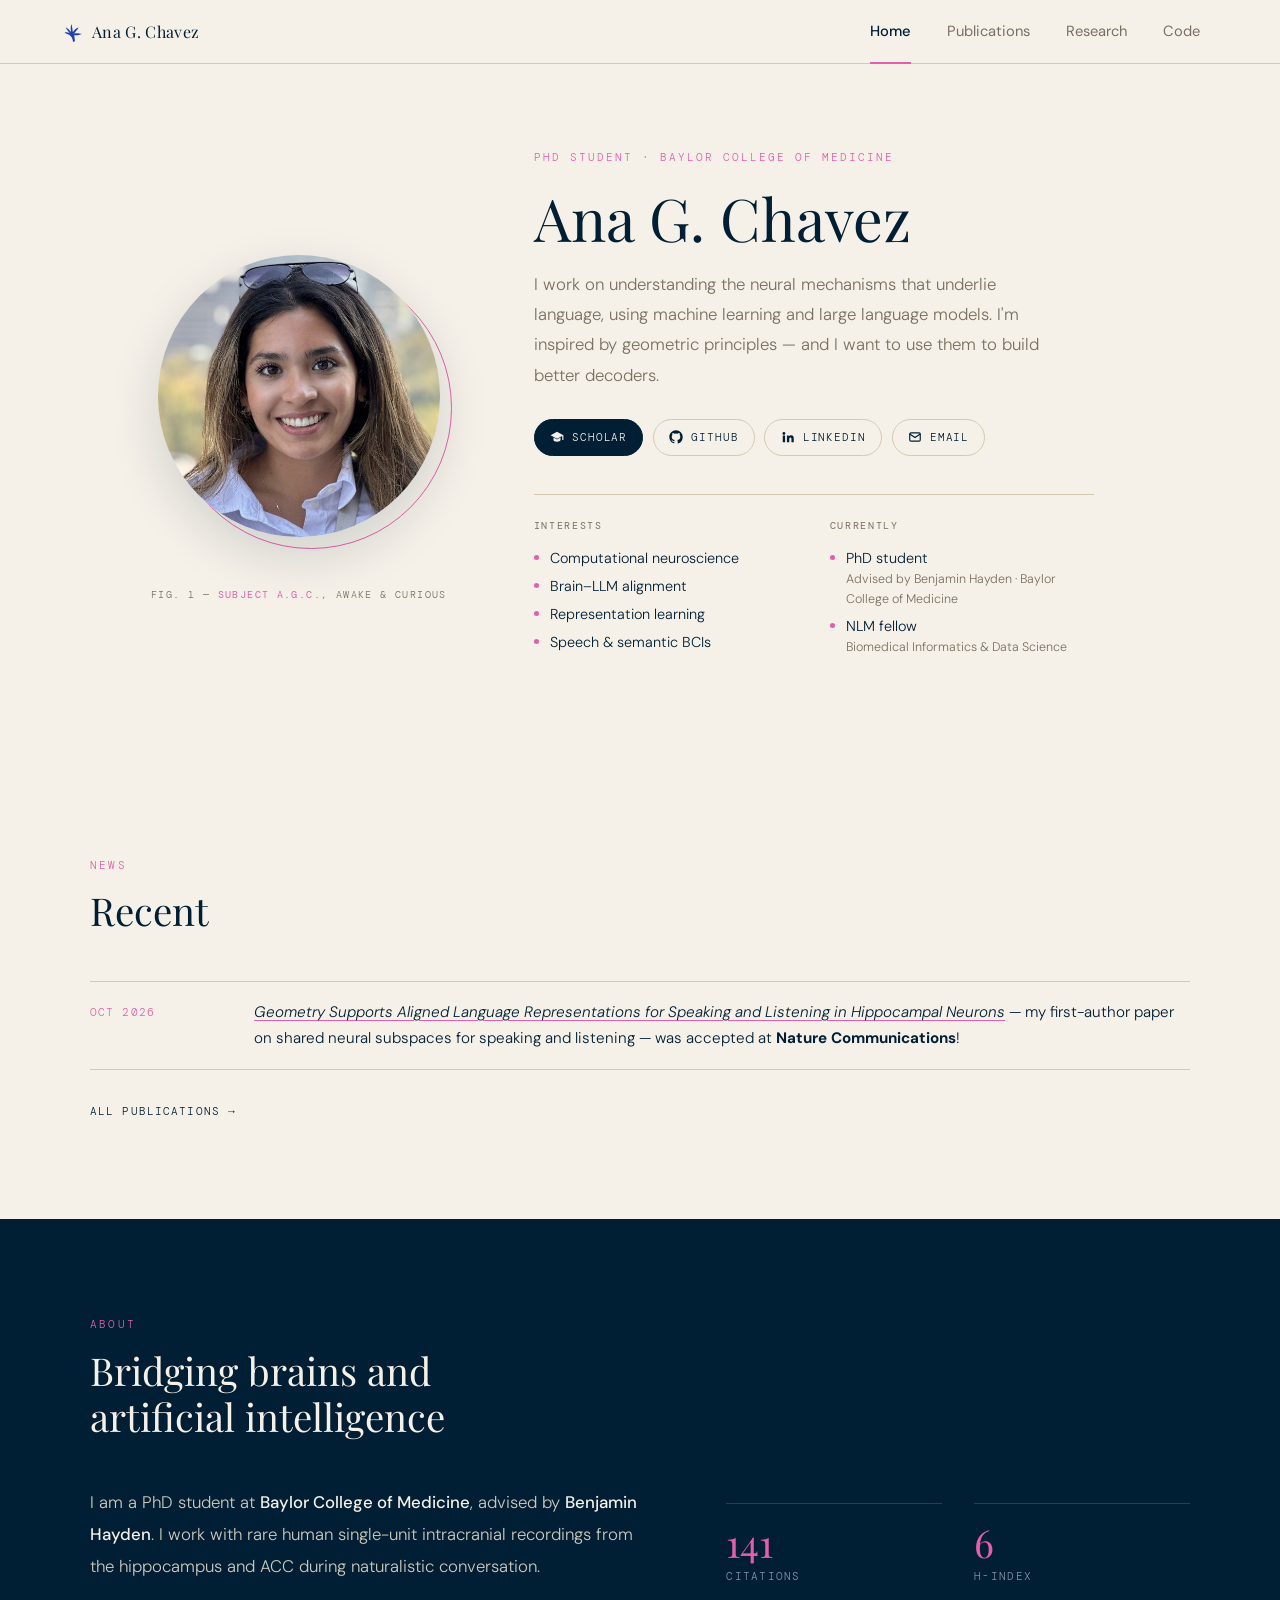
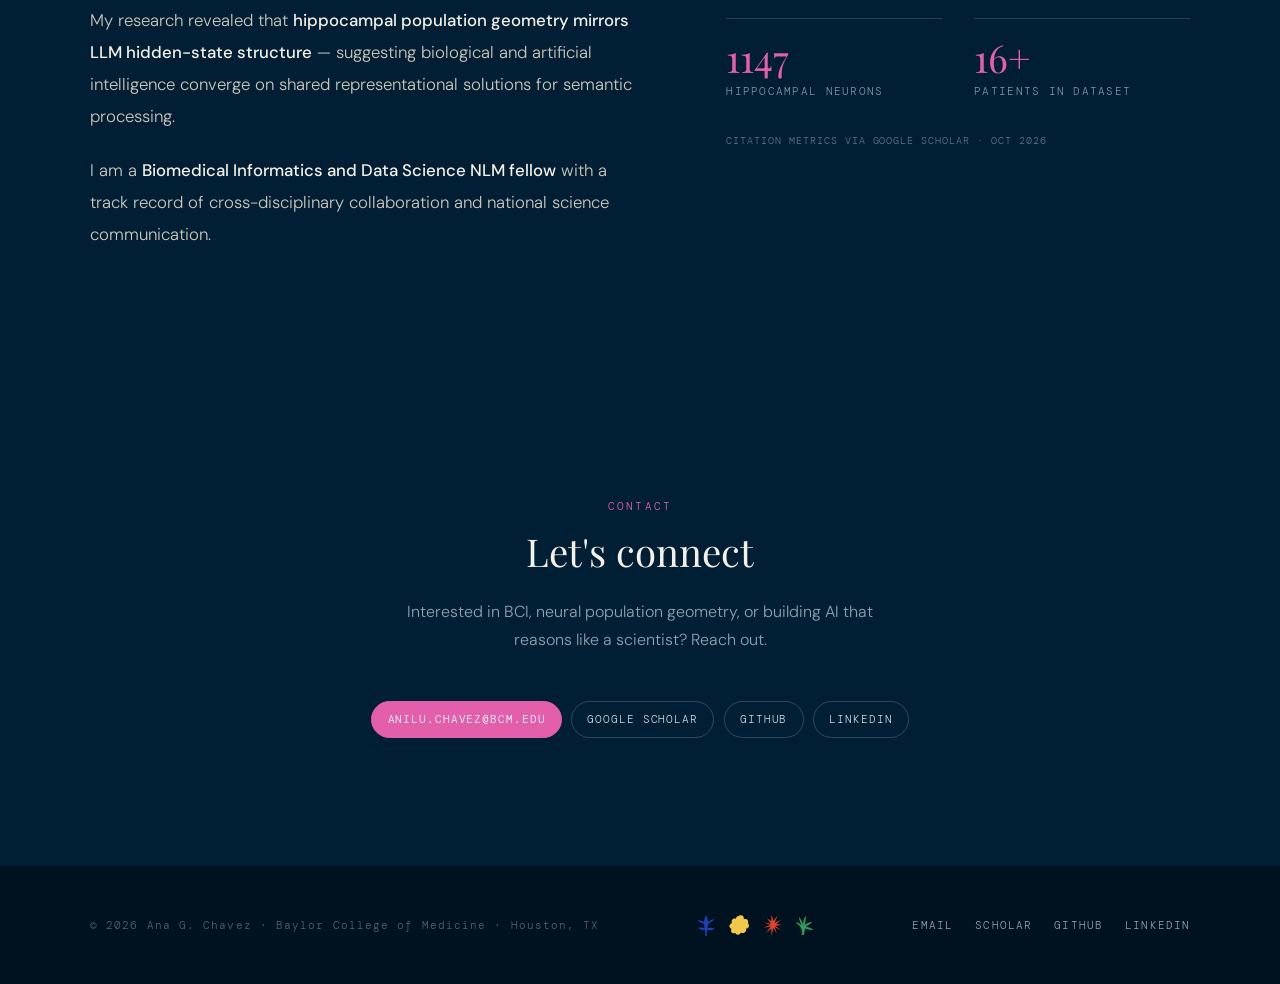
<file: index.html>
<!DOCTYPE html>
<html lang="en">
<head>
<meta charset="UTF-8">
<meta name="viewport" content="width=device-width, initial-scale=1.0">
<title>Ana G. Chavez — Computational Neuroscientist</title>
<meta name="description" content="Ana G. Chavez, PhD student at Baylor College of Medicine studying the neural mechanisms of language.">
<link rel="preconnect" href="https://fonts.googleapis.com">
<link href="https://fonts.googleapis.com/css2?family=Playfair+Display:ital,wght@0,400;0,700;1,400&family=DM+Mono:wght@300;400;500&family=DM+Sans:wght@300;400;500&display=swap" rel="stylesheet">
<link rel="stylesheet" href="style.css">
</head>
<body>
<svg width="0" height="0" style="position:absolute" aria-hidden="true">
  <defs>
    <symbol id="frond" viewBox="0 0 100 100"><path d="M47 100C46 88 46 80 45 72C36 74 22 72 12 62C24 60 36 62 44 64C42 56 40 48 38 42C28 42 18 36 12 26C24 28 34 32 40 36C42 26 44 16 50 4C56 16 58 26 60 36C66 32 76 26 88 22C82 34 70 40 61 44C60 52 58 58 56 64C66 62 78 60 90 66C80 74 66 76 55 72C54 80 54 90 53 100Z"/></symbol>
    <symbol id="bloom" viewBox="0 0 100 100"><path d="M50 8C62 2 74 10 72 24C84 18 96 28 90 42C100 50 96 66 82 66C86 80 72 92 58 84C54 96 38 98 34 86C20 92 8 80 16 68C2 62 4 44 18 42C12 28 24 16 36 22C36 14 42 10 50 8Z"/></symbol>
    <symbol id="algae" viewBox="0 0 100 100"><path d="M30 96C34 80 30 66 22 56C16 48 8 46 4 38C14 38 22 44 28 50C26 38 18 28 18 14C26 22 32 34 36 46C38 34 40 20 50 8C50 24 46 38 44 50C52 42 64 36 78 36C70 46 58 50 48 58C58 58 72 62 84 72C70 74 56 70 46 66C44 76 42 88 40 96Z"/></symbol>
    <symbol id="star" viewBox="0 0 100 100"><polygon points="92.4,50.0 60.6,53.1 87.0,73.8 57.6,58.7 66.9,87.0 52.0,63.9 43.0,98.7 42.5,66.4 18.8,86.0 39.7,56.6 6.5,62.8 37.2,50.0 10.0,38.2 40.7,44.0 22.4,18.1 42.0,32.5 43.1,2.2 52.6,32.1 69.9,6.3 57.8,41.0 86.3,26.7 65.6,45.4"/></symbol>
    <symbol id="sqr" viewBox="0 0 100 100"><path fill-rule="evenodd" d="M10 12L90 6L94 88L8 92ZM50 30C62 30 70 40 68 52C66 64 56 70 46 68C36 66 30 56 32 46C34 36 40 30 50 30Z"/></symbol>
    <symbol id="neuron" viewBox="0 0 100 100"><g stroke="currentColor" stroke-linecap="round" stroke-linejoin="round" fill="none"><path stroke-width="7" d="M50 50L26 26M50 50L76 28M50 50L22 70M50 50L54 92"/><path stroke-width="4.5" d="M26 26L12 26M26 26L22 10M76 28L90 34M76 28L80 12M22 70L8 64M22 70L18 86M54 92L44 98M54 92L64 98"/></g><path d="M50 36C60 36 66 44 64 52C62 62 54 66 46 64C38 62 34 54 36 46C38 40 44 36 50 36Z"/></symbol>
    <symbol id="brain" viewBox="0 0 100 100"><path d="M14 54C8 40 18 24 34 22C42 14 58 14 66 20C80 18 94 30 92 46C96 56 88 66 78 66C72 72 60 72 54 68C46 74 30 74 24 68C16 66 12 60 14 54Z"/><path d="M64 70C70 63 87 64 89 72C89 80 74 83 65 77Z"/><path d="M55 66C58 75 58 83 60 92L69 92C67 83 67 74 69 66Z"/><g stroke="#f5f0e8" stroke-width="2.6" stroke-linecap="round" fill="none"><path d="M22 40C28 34 34 42 40 36C46 30 52 38 58 32"/><path d="M20 55C28 51 32 59 40 53C46 49 50 57 58 51C64 47 70 53 80 47"/><path d="M68 28C72 34 78 32 85 38"/><path d="M52 20C49 30 56 36 51 46"/><path d="M70 72H84M72 77H82"/></g></symbol>
    <symbol id="spiketrace" viewBox="0 0 100 100"><path d="M2 66L26 66L32 62L40 8L48 94L54 72L70 66L98 66" stroke="currentColor" stroke-width="8" stroke-linecap="round" stroke-linejoin="round" fill="none"/></symbol>
    <symbol id="dna" viewBox="0 0 100 100"><g stroke="currentColor" stroke-linecap="round" fill="none"><path stroke-width="6" d="M30 4C70 20 70 34 30 50C-10 66 70 82 30 96" transform="translate(10 0)"/><path stroke-width="6" d="M70 4C30 20 30 34 70 50C110 66 30 82 70 96" transform="translate(-10 0)"/><path stroke-width="4" d="M34 12H66M44 27H56M34 42H66M34 58H66M44 73H56M34 88H66"/></g></symbol>
    <symbol id="nn" viewBox="0 0 100 100"><path d="M14 24L50 14M14 24L50 38M14 24L50 62M14 24L50 86M14 50L50 14M14 50L50 38M14 50L50 62M14 50L50 86M14 76L50 14M14 76L50 38M14 76L50 62M14 76L50 86M50 14L86 34M50 14L86 66M50 38L86 34M50 38L86 66M50 62L86 34M50 62L86 66M50 86L86 34M50 86L86 66" stroke="currentColor" stroke-width="2.6" stroke-linecap="round" fill="none"/><circle cx="14" cy="24" r="6.5"/><circle cx="14" cy="50" r="6.5"/><circle cx="14" cy="76" r="6.5"/><circle cx="50" cy="14" r="6.5"/><circle cx="50" cy="38" r="6.5"/><circle cx="50" cy="62" r="6.5"/><circle cx="50" cy="86" r="6.5"/><circle cx="86" cy="34" r="6.5"/><circle cx="86" cy="66" r="6.5"/></symbol>
    <symbol id="dot" viewBox="0 0 100 100"><path d="M50 6C76 4 96 26 94 52C92 78 72 96 48 94C24 92 4 74 6 48C8 24 26 8 50 6Z"/></symbol>
  </defs>
</svg>
<nav class="top">
  <a href="index.html" class="nav-name"><svg aria-hidden="true"><use href="#algae"/></svg>Ana G. Chavez</a>
  <ul class="nav-links">
    <li><a href="index.html" class="active" aria-current="page">Home</a></li>
    <li><a href="publications.html">Publications</a></li>
    <li><a href="research.html">Research</a></li>
    <li><a href="code.html">Code</a></li>
  </ul>
</nav>

<header class="hero" id="home">
  <div class="hero-visual">
    <figure class="portrait">
      <div class="portrait-frame"></div>
      <div class="portrait-img">
        <img class="hero-photo" src="images/ana.jpg" alt="Ana G. Chavez">
      </div>
      <figcaption class="portrait-caption">Fig. 1 &mdash; <b>subject A.G.C.</b>, awake &amp; curious</figcaption>
    </figure>
  </div>
  <div class="hero-text">
    <p class="hero-label">PhD Student · Baylor College of Medicine</p>
    <h1 class="hero-name">Ana G. Chavez</h1>
    <p class="hero-tagline">I work on understanding the neural mechanisms that underlie language, using machine learning and large language models. I'm inspired by geometric principles &mdash; and I want to use them to build better decoders.</p>
    <div class="pills">
      <a class="pill primary" href="https://scholar.google.com/citations?user=yR1IOY4AAAAJ&hl=en" target="_blank" rel="noopener">
        <svg viewBox="0 0 24 24" fill="currentColor"><path d="M12 3 1 9l11 6 9-4.9V17h2V9L12 3zm-6 9.8V17c0 1.7 2.7 3 6 3s6-1.3 6-3v-4.2l-6 3.3-6-3.3z"/></svg>Scholar</a>
      <a class="pill" href="https://github.com/aniluchavez" target="_blank" rel="noopener">
        <svg viewBox="0 0 24 24" fill="currentColor"><path d="M12 .5C5.65.5.5 5.65.5 12c0 5.08 3.29 9.39 7.86 10.91.58.1.79-.25.79-.56v-2c-3.2.7-3.87-1.36-3.87-1.36-.52-1.33-1.28-1.69-1.28-1.69-1.05-.72.08-.7.08-.7 1.16.08 1.77 1.19 1.77 1.19 1.03 1.77 2.7 1.26 3.36.96.1-.75.4-1.26.73-1.55-2.55-.29-5.24-1.28-5.24-5.69 0-1.26.45-2.28 1.19-3.09-.12-.29-.52-1.46.11-3.05 0 0 .97-.31 3.17 1.18a11 11 0 0 1 5.77 0c2.2-1.49 3.17-1.18 3.17-1.18.63 1.59.23 2.76.11 3.05.74.81 1.19 1.83 1.19 3.09 0 4.42-2.69 5.39-5.25 5.68.41.36.78 1.06.78 2.14v3.17c0 .31.21.67.8.56A11.5 11.5 0 0 0 23.5 12C23.5 5.65 18.35.5 12 .5z"/></svg>GitHub</a>
      <a class="pill" href="https://www.linkedin.com/in/ana-chavez-295419186/" target="_blank" rel="noopener">
        <svg viewBox="0 0 24 24" fill="currentColor"><path d="M4.98 3.5a2.5 2.5 0 1 1 0 5 2.5 2.5 0 0 1 0-5zM3 9.5h4V21H3V9.5zm6.5 0h3.8v1.6h.06c.53-1 1.83-2.06 3.77-2.06 4.03 0 4.77 2.65 4.77 6.1V21h-4v-5.2c0-1.24-.02-2.84-1.73-2.84-1.73 0-2 1.35-2 2.75V21h-4V9.5z"/></svg>LinkedIn</a>
      <a class="pill" href="mailto:anilu.chavez@bcm.edu">
        <svg viewBox="0 0 24 24" fill="none" stroke="currentColor" stroke-width="2"><rect x="3" y="5" width="18" height="14" rx="2"/><path d="m3 7 9 6 9-6"/></svg>Email</a>
    </div>
    <div class="hero-cols">
      <div>
        <h4>Interests</h4>
        <ul>
          <li>Computational neuroscience</li>
          <li>Brain–LLM alignment</li>
          <li>Representation learning</li>
          <li>Speech &amp; semantic BCIs</li>
        </ul>
      </div>
      <div>
        <h4>Currently</h4>
        <ul>
          <li>PhD student<small>Advised by Benjamin Hayden · Baylor College of Medicine</small></li>
          <li>NLM fellow<small>Biomedical Informatics &amp; Data Science</small></li>
        </ul>
      </div>
    </div>
  </div>
</header>

<section class="news" id="news">
  <div class="wrap">
    <p class="section-label">News</p>
    <h2 class="section-title">Recent</h2>
    <ul class="news-list reveal">
      <li><span class="news-date">Oct 2026</span><span><a href="publications.html"><em>Geometry Supports Aligned Language Representations for Speaking and Listening in Hippocampal Neurons</em></a> &mdash; my first-author paper on shared neural subspaces for speaking and listening &mdash; was accepted at <strong>Nature Communications</strong>!</span></li>
    </ul>
    <a class="more" href="publications.html">All publications</a>
  </div>
</section>

<section class="about" id="about">
  <div class="wrap">
    <p class="section-label">About</p>
    <h2 class="section-title">Bridging brains and<br>artificial intelligence</h2>
    <div class="about-grid reveal">
      <div class="about-text">
        <p>I am a PhD student at <strong>Baylor College of Medicine</strong>, advised by <strong>Benjamin Hayden</strong>. I work with rare human single-unit intracranial recordings from the hippocampus and ACC during naturalistic conversation.</p>
        <p>My research revealed that <strong>hippocampal population geometry mirrors LLM hidden-state structure</strong> — suggesting biological and artificial intelligence converge on shared representational solutions for semantic processing.</p>
        <p>I am a <strong>Biomedical Informatics and Data Science NLM fellow</strong> with a track record of cross-disciplinary collaboration and national science communication.</p>
      </div>
      <div class="about-stats">
        <div class="stat"><div class="stat-number" data-count="178">178</div><div class="stat-label">Citations</div></div>
        <div class="stat"><div class="stat-number" data-count="8">8</div><div class="stat-label">h-index</div></div>
        <div class="stat"><div class="stat-number" data-count="1450">1450</div><div class="stat-label">Hippocampal neurons</div></div>
        <div class="stat"><div class="stat-number" data-count="20" data-suffix="+">20+</div><div class="stat-label">Patients in dataset</div></div>
        <p class="stat-note">Citation metrics via Google Scholar · Oct 2026</p>
      </div>
    </div>
  </div>
</section>

<section class="contact" id="contact">
  <p class="section-label">Contact</p>
  <h2 class="section-title">Let's connect</h2>
  <p class="contact-subtitle">Interested in BCI, neural population geometry, or building AI that reasons like a scientist? Reach out.</p>
  <div class="pills">
    <a href="mailto:anilu.chavez@bcm.edu" class="pill primary">anilu.chavez@bcm.edu</a>
    <a href="https://scholar.google.com/citations?user=yR1IOY4AAAAJ&hl=en" class="pill" target="_blank" rel="noopener">Google Scholar</a>
    <a href="https://github.com/aniluchavez" class="pill" target="_blank" rel="noopener">GitHub</a>
    <a href="https://www.linkedin.com/in/ana-chavez-295419186/" class="pill" target="_blank" rel="noopener">LinkedIn</a>
  </div>
</section>

<footer class="site-footer">
  <div class="wrap">
    <span>&copy; 2026 Ana G. Chavez &middot; Baylor College of Medicine &middot; Houston, TX</span>
    <span class="foot-cutouts" aria-hidden="true"><svg class="c-blue"><use href="#frond"/></svg><svg class="c-yellow"><use href="#bloom"/></svg><svg class="c-red"><use href="#star"/></svg><svg class="c-green"><use href="#algae"/></svg></span>
    <nav class="links" aria-label="Elsewhere">
      <a href="mailto:anilu.chavez@bcm.edu">Email</a>
      <a href="https://scholar.google.com/citations?user=yR1IOY4AAAAJ&hl=en" target="_blank" rel="noopener">Scholar</a>
      <a href="https://github.com/aniluchavez" target="_blank" rel="noopener">GitHub</a>
      <a href="https://www.linkedin.com/in/ana-chavez-295419186/" target="_blank" rel="noopener">LinkedIn</a>
    </nav>
  </div>
</footer>
<script src="site.js"></script>
</body>
</html>
</file>
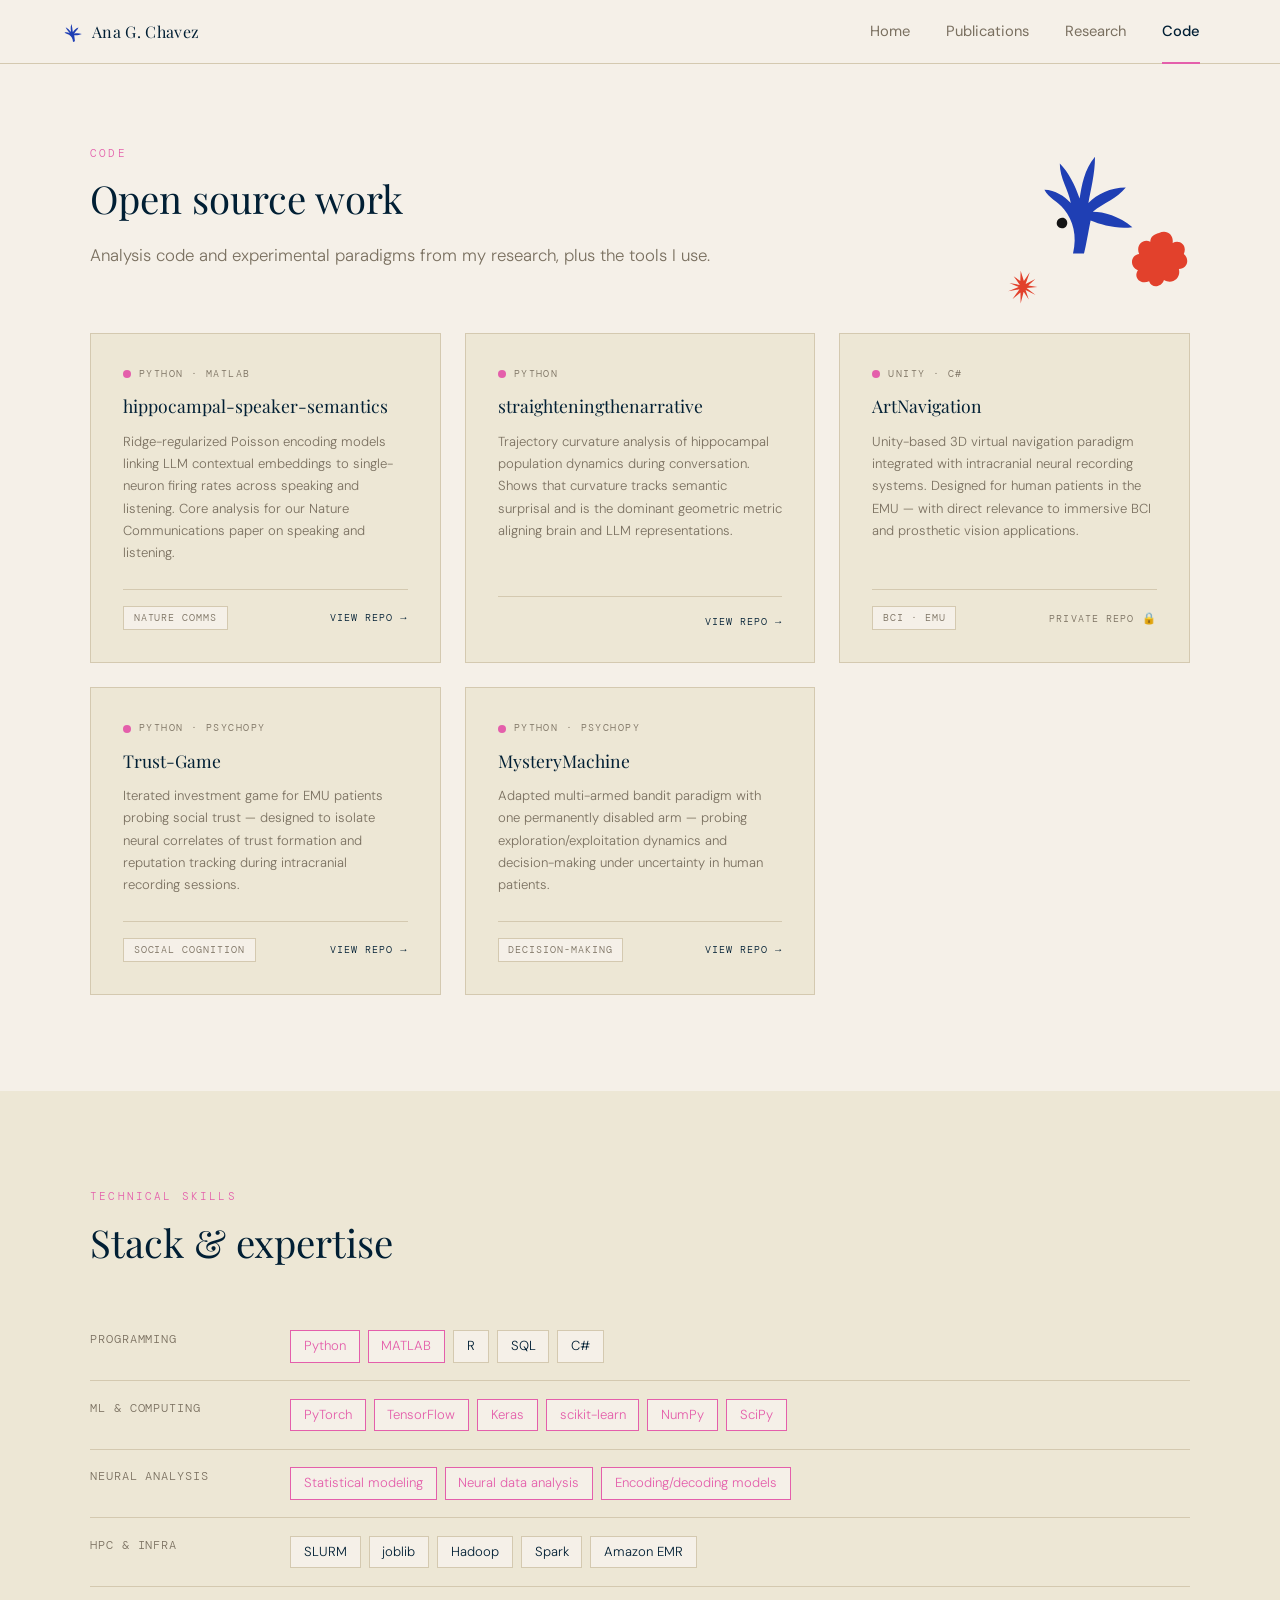
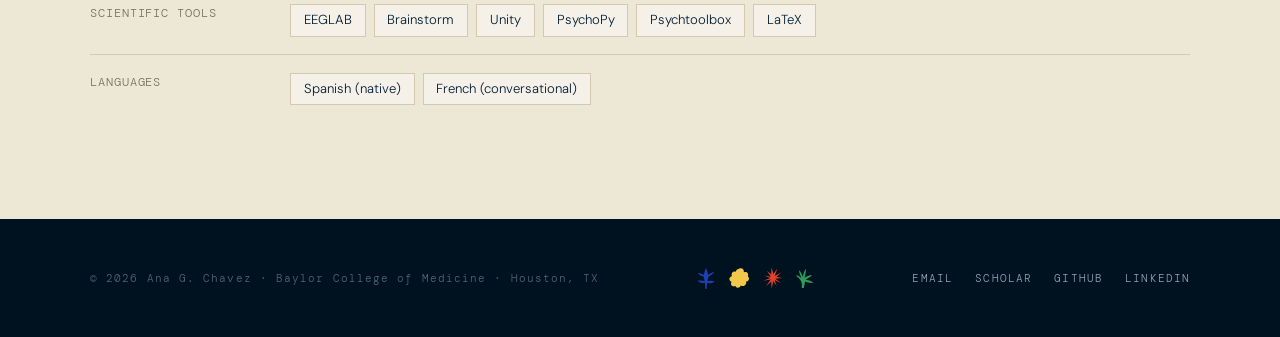
<file: code.html>
<!DOCTYPE html>
<html lang="en">
<head>
<meta charset="UTF-8">
<meta name="viewport" content="width=device-width, initial-scale=1.0">
<title>Code — Ana G. Chavez</title>
<meta name="description" content="Code and technical skills of Ana G. Chavez.">
<link rel="preconnect" href="https://fonts.googleapis.com">
<link href="https://fonts.googleapis.com/css2?family=Playfair+Display:ital,wght@0,400;0,700;1,400&family=DM+Mono:wght@300;400;500&family=DM+Sans:wght@300;400;500&display=swap" rel="stylesheet">
<link rel="stylesheet" href="style.css">
</head>
<body>
<svg width="0" height="0" style="position:absolute" aria-hidden="true">
  <defs>
    <symbol id="frond" viewBox="0 0 100 100"><path d="M47 100C46 88 46 80 45 72C36 74 22 72 12 62C24 60 36 62 44 64C42 56 40 48 38 42C28 42 18 36 12 26C24 28 34 32 40 36C42 26 44 16 50 4C56 16 58 26 60 36C66 32 76 26 88 22C82 34 70 40 61 44C60 52 58 58 56 64C66 62 78 60 90 66C80 74 66 76 55 72C54 80 54 90 53 100Z"/></symbol>
    <symbol id="bloom" viewBox="0 0 100 100"><path d="M50 8C62 2 74 10 72 24C84 18 96 28 90 42C100 50 96 66 82 66C86 80 72 92 58 84C54 96 38 98 34 86C20 92 8 80 16 68C2 62 4 44 18 42C12 28 24 16 36 22C36 14 42 10 50 8Z"/></symbol>
    <symbol id="algae" viewBox="0 0 100 100"><path d="M30 96C34 80 30 66 22 56C16 48 8 46 4 38C14 38 22 44 28 50C26 38 18 28 18 14C26 22 32 34 36 46C38 34 40 20 50 8C50 24 46 38 44 50C52 42 64 36 78 36C70 46 58 50 48 58C58 58 72 62 84 72C70 74 56 70 46 66C44 76 42 88 40 96Z"/></symbol>
    <symbol id="star" viewBox="0 0 100 100"><polygon points="92.4,50.0 60.6,53.1 87.0,73.8 57.6,58.7 66.9,87.0 52.0,63.9 43.0,98.7 42.5,66.4 18.8,86.0 39.7,56.6 6.5,62.8 37.2,50.0 10.0,38.2 40.7,44.0 22.4,18.1 42.0,32.5 43.1,2.2 52.6,32.1 69.9,6.3 57.8,41.0 86.3,26.7 65.6,45.4"/></symbol>
    <symbol id="sqr" viewBox="0 0 100 100"><path fill-rule="evenodd" d="M10 12L90 6L94 88L8 92ZM50 30C62 30 70 40 68 52C66 64 56 70 46 68C36 66 30 56 32 46C34 36 40 30 50 30Z"/></symbol>
    <symbol id="dot" viewBox="0 0 100 100"><path d="M50 6C76 4 96 26 94 52C92 78 72 96 48 94C24 92 4 74 6 48C8 24 26 8 50 6Z"/></symbol>
  </defs>
</svg>
<nav class="top">
  <a href="index.html" class="nav-name"><svg aria-hidden="true"><use href="#algae"/></svg>Ana G. Chavez</a>
  <ul class="nav-links">
    <li><a href="index.html">Home</a></li>
    <li><a href="publications.html">Publications</a></li>
    <li><a href="research.html">Research</a></li>
    <li><a href="code.html" class="active" aria-current="page">Code</a></li>
  </ul>
</nav>

<header class="page-head">
  <div class="wrap">
    <div class="head-cutouts" aria-hidden="true"><svg class="co c-blue k1"><use href="#algae"/></svg><svg class="co c-red k2"><use href="#bloom"/></svg><svg class="co c-red k3"><use href="#star"/></svg><svg class="co c-black k4"><use href="#dot"/></svg></div>
    <p class="section-label">Code</p>
    <h1 class="section-title">Open source work</h1>
    <p class="lede">Analysis code and experimental paradigms from my research, plus the tools I use.</p>
  </div>
</header>

<section class="projects" id="projects">
  <div class="wrap">
    <div class="projects-grid">
      <div class="project-card reveal">
        <p class="project-lang">Python · MATLAB</p>
        <h3 class="project-name">hippocampal-speaker-semantics</h3>
        <p class="project-desc">Ridge-regularized Poisson encoding models linking LLM contextual embeddings to single-neuron firing rates across speaking and listening. Core analysis for our Nature Communications paper on speaking and listening.</p>
        <div class="project-footer"><span class="project-tag">Nature Comms</span><a href="https://github.com/aniluchavez/hippocampal-speaker-semantics" class="project-link" target="_blank" rel="noopener">View repo</a></div>
      </div>
      <div class="project-card reveal">
        <p class="project-lang">Python</p>
        <h3 class="project-name">straighteningthenarrative</h3>
        <p class="project-desc">Trajectory curvature analysis of hippocampal population dynamics during conversation. Shows that curvature tracks semantic surprisal and is the dominant geometric metric aligning brain and LLM representations.</p>
        <div class="project-footer"><a href="https://github.com/aniluchavez/straighteningthenarrative" class="project-link" style="margin-left:auto" target="_blank" rel="noopener">View repo</a></div>
      </div>
      <div class="project-card private reveal">
        <p class="project-lang">Unity · C#</p>
        <h3 class="project-name">ArtNavigation</h3>
        <p class="project-desc">Unity-based 3D virtual navigation paradigm integrated with intracranial neural recording systems. Designed for human patients in the EMU — with direct relevance to immersive BCI and prosthetic vision applications.</p>
        <div class="project-footer"><span class="project-tag">BCI · EMU</span><span class="project-link">Private repo</span></div>
      </div>
      <div class="project-card reveal">
        <p class="project-lang">Python · PsychoPy</p>
        <h3 class="project-name">Trust-Game</h3>
        <p class="project-desc">Iterated investment game for EMU patients probing social trust — designed to isolate neural correlates of trust formation and reputation tracking during intracranial recording sessions.</p>
        <div class="project-footer"><span class="project-tag">Social Cognition</span><a href="https://github.com/aniluchavez/Trust-Game" class="project-link" target="_blank" rel="noopener">View repo</a></div>
      </div>
      <div class="project-card reveal">
        <p class="project-lang">Python · PsychoPy</p>
        <h3 class="project-name">MysteryMachine</h3>
        <p class="project-desc">Adapted multi-armed bandit paradigm with one permanently disabled arm — probing exploration/exploitation dynamics and decision-making under uncertainty in human patients.</p>
        <div class="project-footer"><span class="project-tag">Decision-making</span><a href="https://github.com/aniluchavez/MysteryMachine" class="project-link" target="_blank" rel="noopener">View repo</a></div>
      </div>
    </div>
  </div>
</section>

<section class="skills" id="skills">
  <div class="wrap">
    <p class="section-label">Technical Skills</p>
    <h2 class="section-title">Stack &amp; expertise</h2>
    <table class="skills-table reveal">
      <tr><td>Programming</td><td><div class="skill-items"><span class="skill-item expert">Python</span><span class="skill-item expert">MATLAB</span><span class="skill-item">R</span><span class="skill-item">SQL</span><span class="skill-item">C#</span></div></td></tr>
      <tr><td>ML &amp; Computing</td><td><div class="skill-items"><span class="skill-item expert">PyTorch</span><span class="skill-item expert">TensorFlow</span><span class="skill-item expert">Keras</span><span class="skill-item expert">scikit-learn</span><span class="skill-item expert">NumPy</span><span class="skill-item expert">SciPy</span></div></td></tr>
      <tr><td>Neural Analysis</td><td><div class="skill-items"><span class="skill-item expert">Statistical modeling</span><span class="skill-item expert">Neural data analysis</span><span class="skill-item expert">Encoding/decoding models</span></div></td></tr>
      <tr><td>HPC &amp; Infra</td><td><div class="skill-items"><span class="skill-item">SLURM</span><span class="skill-item">joblib</span><span class="skill-item">Hadoop</span><span class="skill-item">Spark</span><span class="skill-item">Amazon EMR</span></div></td></tr>
      <tr><td>Scientific Tools</td><td><div class="skill-items"><span class="skill-item">EEGLAB</span><span class="skill-item">Brainstorm</span><span class="skill-item">Unity</span><span class="skill-item">PsychoPy</span><span class="skill-item">Psychtoolbox</span><span class="skill-item">LaTeX</span></div></td></tr>
      <tr><td>Languages</td><td><div class="skill-items"><span class="skill-item">Spanish (native)</span><span class="skill-item">French (conversational)</span></div></td></tr>
    </table>
  </div>
</section>

<footer class="site-footer">
  <div class="wrap">
    <span>&copy; 2026 Ana G. Chavez &middot; Baylor College of Medicine &middot; Houston, TX</span>
    <span class="foot-cutouts" aria-hidden="true"><svg class="c-blue"><use href="#frond"/></svg><svg class="c-yellow"><use href="#bloom"/></svg><svg class="c-red"><use href="#star"/></svg><svg class="c-green"><use href="#algae"/></svg></span>
    <nav class="links" aria-label="Elsewhere">
      <a href="mailto:anilu.chavez@bcm.edu">Email</a>
      <a href="https://scholar.google.com/citations?user=yR1IOY4AAAAJ&hl=en" target="_blank" rel="noopener">Scholar</a>
      <a href="https://github.com/aniluchavez" target="_blank" rel="noopener">GitHub</a>
      <a href="https://www.linkedin.com/in/ana-chavez-295419186/" target="_blank" rel="noopener">LinkedIn</a>
    </nav>
  </div>
</footer>
<script src="site.js"></script>
</body>
</html>
</file>
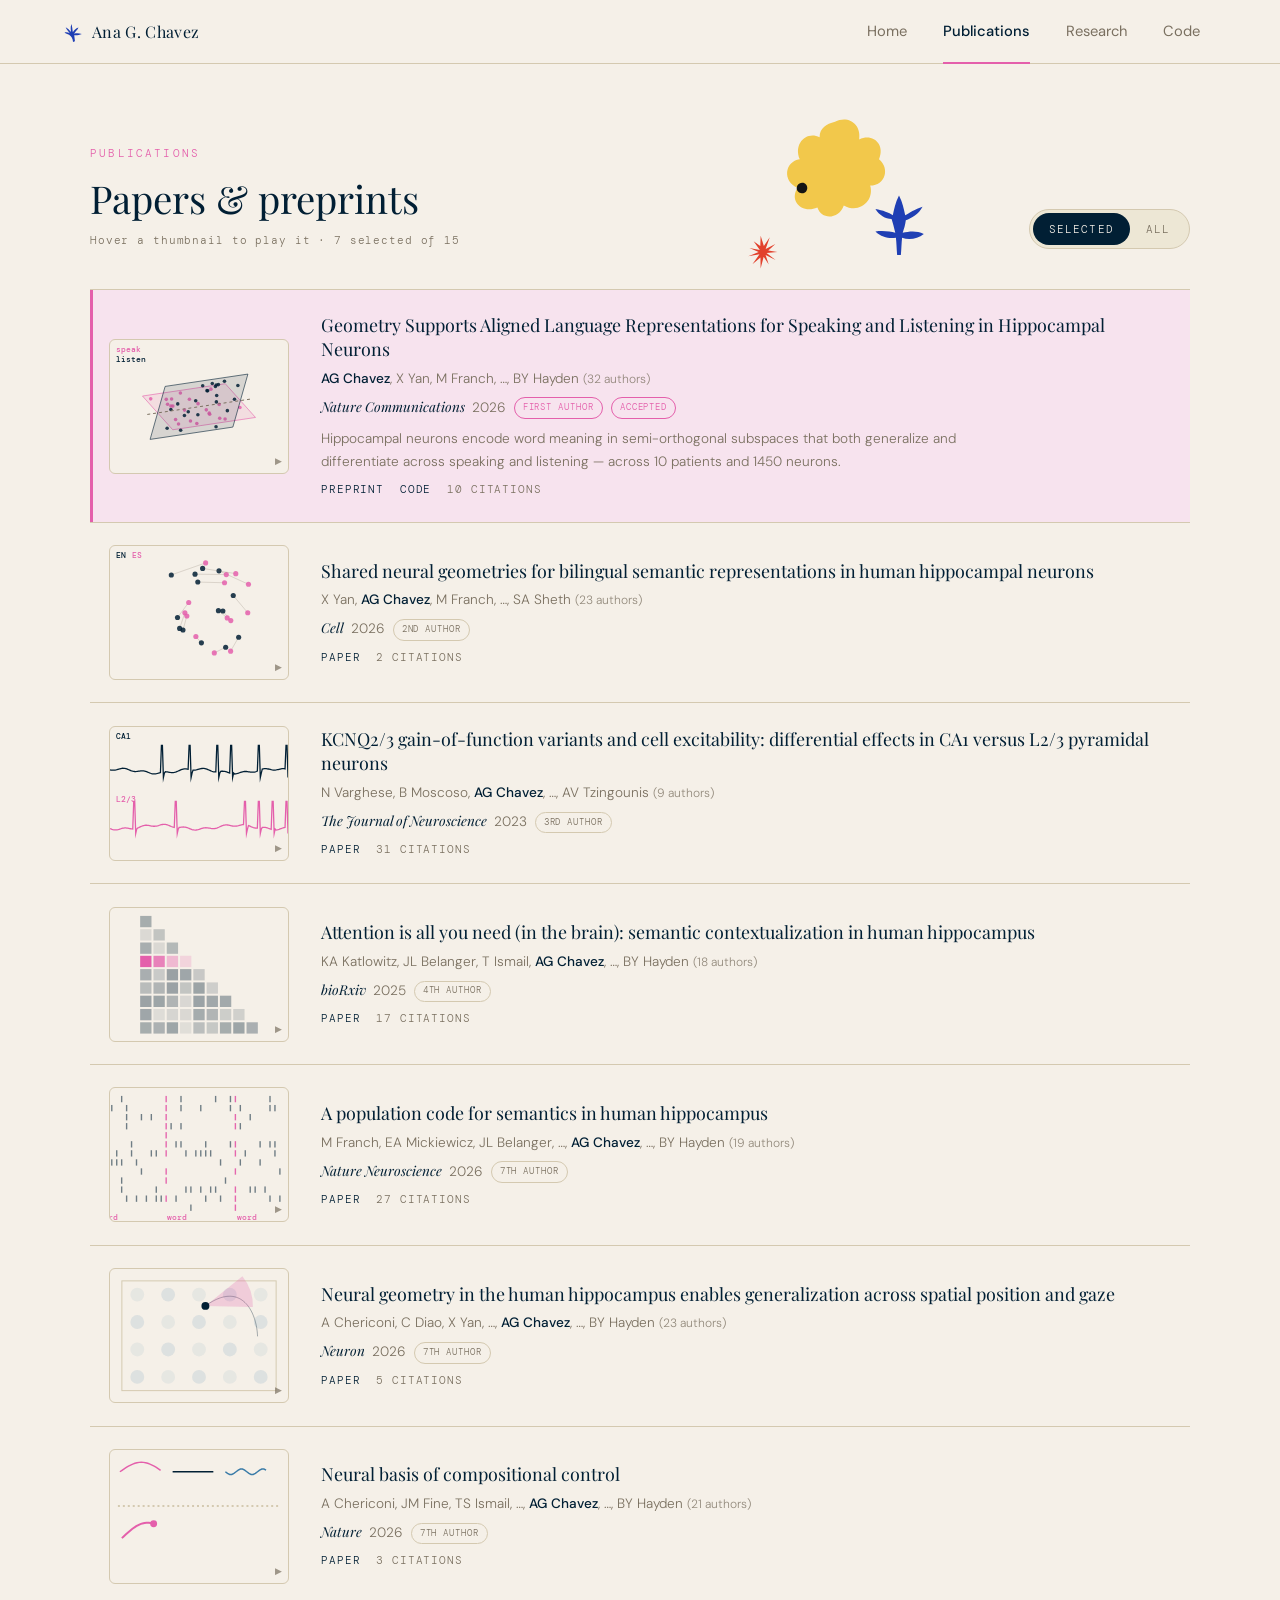
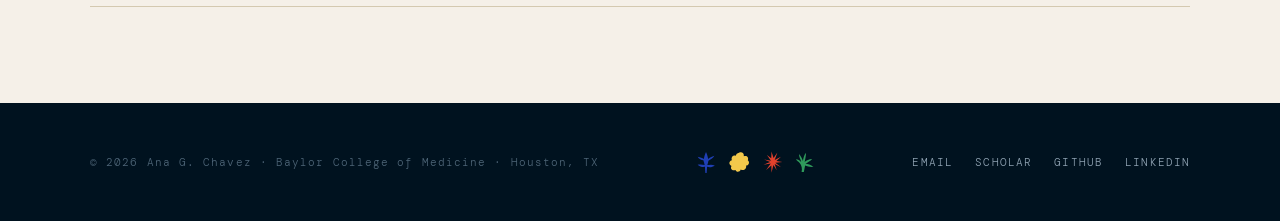
<file: publications.html>
<!DOCTYPE html>
<html lang="en">
<head>
<meta charset="UTF-8">
<meta name="viewport" content="width=device-width, initial-scale=1.0">
<title>Publications — Ana G. Chavez</title>
<meta name="description" content="Publications by Ana G. Chavez.">
<link rel="preconnect" href="https://fonts.googleapis.com">
<link href="https://fonts.googleapis.com/css2?family=Playfair+Display:ital,wght@0,400;0,700;1,400&family=DM+Mono:wght@300;400;500&family=DM+Sans:wght@300;400;500&display=swap" rel="stylesheet">
<link rel="stylesheet" href="style.css">
</head>
<body>
<svg width="0" height="0" style="position:absolute" aria-hidden="true">
  <defs>
    <symbol id="frond" viewBox="0 0 100 100"><path d="M47 100C46 88 46 80 45 72C36 74 22 72 12 62C24 60 36 62 44 64C42 56 40 48 38 42C28 42 18 36 12 26C24 28 34 32 40 36C42 26 44 16 50 4C56 16 58 26 60 36C66 32 76 26 88 22C82 34 70 40 61 44C60 52 58 58 56 64C66 62 78 60 90 66C80 74 66 76 55 72C54 80 54 90 53 100Z"/></symbol>
    <symbol id="bloom" viewBox="0 0 100 100"><path d="M50 8C62 2 74 10 72 24C84 18 96 28 90 42C100 50 96 66 82 66C86 80 72 92 58 84C54 96 38 98 34 86C20 92 8 80 16 68C2 62 4 44 18 42C12 28 24 16 36 22C36 14 42 10 50 8Z"/></symbol>
    <symbol id="algae" viewBox="0 0 100 100"><path d="M30 96C34 80 30 66 22 56C16 48 8 46 4 38C14 38 22 44 28 50C26 38 18 28 18 14C26 22 32 34 36 46C38 34 40 20 50 8C50 24 46 38 44 50C52 42 64 36 78 36C70 46 58 50 48 58C58 58 72 62 84 72C70 74 56 70 46 66C44 76 42 88 40 96Z"/></symbol>
    <symbol id="star" viewBox="0 0 100 100"><polygon points="92.4,50.0 60.6,53.1 87.0,73.8 57.6,58.7 66.9,87.0 52.0,63.9 43.0,98.7 42.5,66.4 18.8,86.0 39.7,56.6 6.5,62.8 37.2,50.0 10.0,38.2 40.7,44.0 22.4,18.1 42.0,32.5 43.1,2.2 52.6,32.1 69.9,6.3 57.8,41.0 86.3,26.7 65.6,45.4"/></symbol>
    <symbol id="sqr" viewBox="0 0 100 100"><path fill-rule="evenodd" d="M10 12L90 6L94 88L8 92ZM50 30C62 30 70 40 68 52C66 64 56 70 46 68C36 66 30 56 32 46C34 36 40 30 50 30Z"/></symbol>
    <symbol id="dot" viewBox="0 0 100 100"><path d="M50 6C76 4 96 26 94 52C92 78 72 96 48 94C24 92 4 74 6 48C8 24 26 8 50 6Z"/></symbol>
  </defs>
</svg>
<nav class="top">
  <a href="index.html" class="nav-name"><svg aria-hidden="true"><use href="#algae"/></svg>Ana G. Chavez</a>
  <ul class="nav-links">
    <li><a href="index.html">Home</a></li>
    <li><a href="publications.html" class="active" aria-current="page">Publications</a></li>
    <li><a href="research.html">Research</a></li>
    <li><a href="code.html">Code</a></li>
  </ul>
</nav>

<section id="publications" class="page-top">
  <div class="wrap">
    <div class="pub-head">
      <div class="head-cutouts" aria-hidden="true"><svg class="co c-yellow k1"><use href="#bloom"/></svg><svg class="co c-blue k2"><use href="#frond"/></svg><svg class="co c-red k3"><use href="#star"/></svg><svg class="co c-black k4"><use href="#dot"/></svg></div>
      <div>
        <p class="section-label">Publications</p>
        <h1 class="section-title">Papers &amp; preprints</h1>
        <p class="pub-meta">Hover a thumbnail to play it · <span id="pub-count"></span></p>
      </div>
      <div class="toggle" role="group" aria-label="Filter publications">
        <button type="button" class="on" data-filter="selected">Selected</button>
        <button type="button" data-filter="all">All</button>
      </div>
    </div>
    <div class="pub-list" id="pub-list"></div>
  </div>
</section>

<footer class="site-footer">
  <div class="wrap">
    <span>&copy; 2026 Ana G. Chavez &middot; Baylor College of Medicine &middot; Houston, TX</span>
    <span class="foot-cutouts" aria-hidden="true"><svg class="c-blue"><use href="#frond"/></svg><svg class="c-yellow"><use href="#bloom"/></svg><svg class="c-red"><use href="#star"/></svg><svg class="c-green"><use href="#algae"/></svg></span>
    <nav class="links" aria-label="Elsewhere">
      <a href="mailto:anilu.chavez@bcm.edu">Email</a>
      <a href="https://scholar.google.com/citations?user=yR1IOY4AAAAJ&hl=en" target="_blank" rel="noopener">Scholar</a>
      <a href="https://github.com/aniluchavez" target="_blank" rel="noopener">GitHub</a>
      <a href="https://www.linkedin.com/in/ana-chavez-295419186/" target="_blank" rel="noopener">LinkedIn</a>
    </nav>
  </div>
</footer>
<script src="site.js"></script>
</body>
</html>
</file>
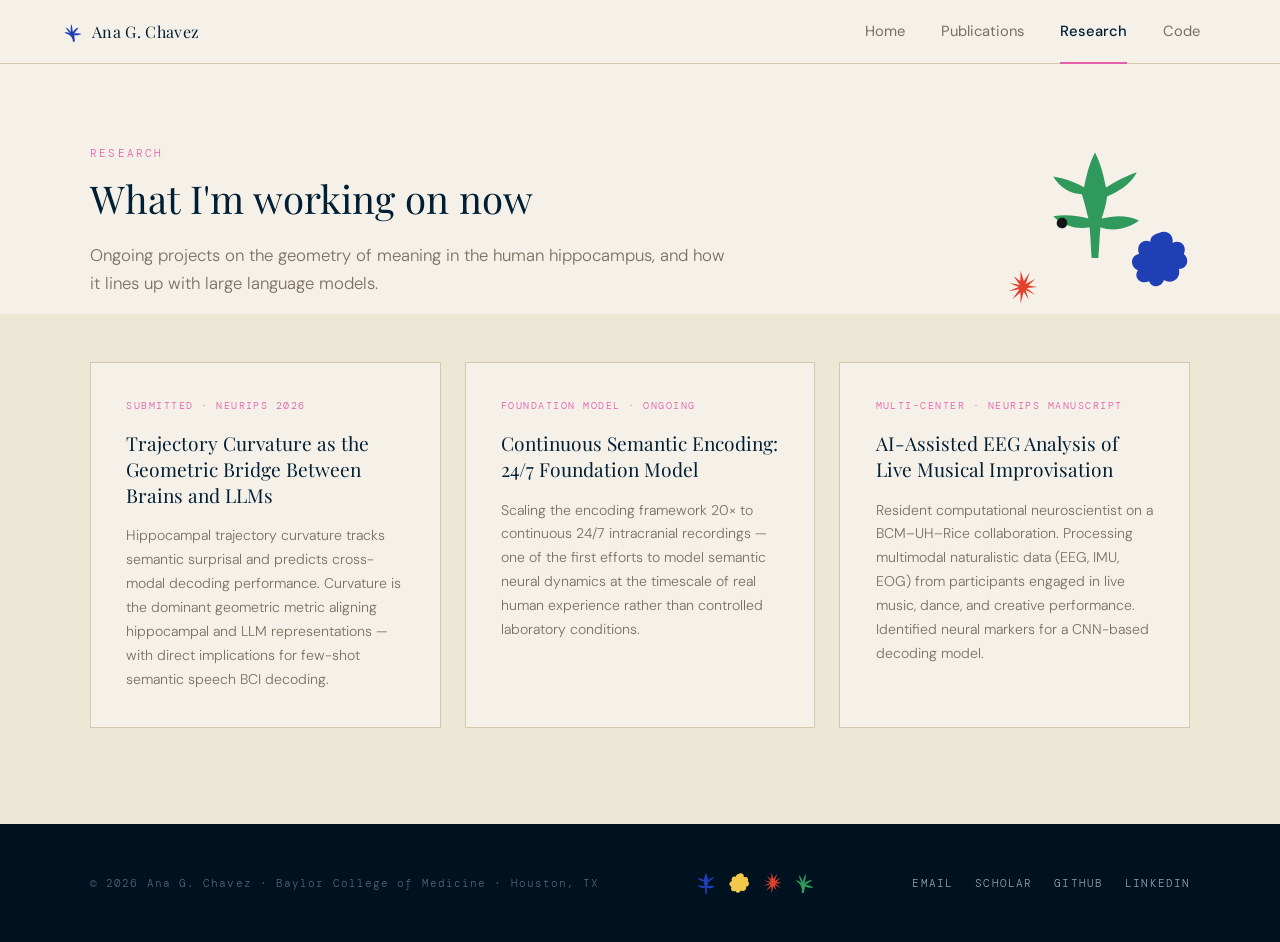
<file: research.html>
<!DOCTYPE html>
<html lang="en">
<head>
<meta charset="UTF-8">
<meta name="viewport" content="width=device-width, initial-scale=1.0">
<title>Research — Ana G. Chavez</title>
<meta name="description" content="Current research by Ana G. Chavez.">
<link rel="preconnect" href="https://fonts.googleapis.com">
<link href="https://fonts.googleapis.com/css2?family=Playfair+Display:ital,wght@0,400;0,700;1,400&family=DM+Mono:wght@300;400;500&family=DM+Sans:wght@300;400;500&display=swap" rel="stylesheet">
<link rel="stylesheet" href="style.css">
</head>
<body>
<svg width="0" height="0" style="position:absolute" aria-hidden="true">
  <defs>
    <symbol id="frond" viewBox="0 0 100 100"><path d="M47 100C46 88 46 80 45 72C36 74 22 72 12 62C24 60 36 62 44 64C42 56 40 48 38 42C28 42 18 36 12 26C24 28 34 32 40 36C42 26 44 16 50 4C56 16 58 26 60 36C66 32 76 26 88 22C82 34 70 40 61 44C60 52 58 58 56 64C66 62 78 60 90 66C80 74 66 76 55 72C54 80 54 90 53 100Z"/></symbol>
    <symbol id="bloom" viewBox="0 0 100 100"><path d="M50 8C62 2 74 10 72 24C84 18 96 28 90 42C100 50 96 66 82 66C86 80 72 92 58 84C54 96 38 98 34 86C20 92 8 80 16 68C2 62 4 44 18 42C12 28 24 16 36 22C36 14 42 10 50 8Z"/></symbol>
    <symbol id="algae" viewBox="0 0 100 100"><path d="M30 96C34 80 30 66 22 56C16 48 8 46 4 38C14 38 22 44 28 50C26 38 18 28 18 14C26 22 32 34 36 46C38 34 40 20 50 8C50 24 46 38 44 50C52 42 64 36 78 36C70 46 58 50 48 58C58 58 72 62 84 72C70 74 56 70 46 66C44 76 42 88 40 96Z"/></symbol>
    <symbol id="star" viewBox="0 0 100 100"><polygon points="92.4,50.0 60.6,53.1 87.0,73.8 57.6,58.7 66.9,87.0 52.0,63.9 43.0,98.7 42.5,66.4 18.8,86.0 39.7,56.6 6.5,62.8 37.2,50.0 10.0,38.2 40.7,44.0 22.4,18.1 42.0,32.5 43.1,2.2 52.6,32.1 69.9,6.3 57.8,41.0 86.3,26.7 65.6,45.4"/></symbol>
    <symbol id="sqr" viewBox="0 0 100 100"><path fill-rule="evenodd" d="M10 12L90 6L94 88L8 92ZM50 30C62 30 70 40 68 52C66 64 56 70 46 68C36 66 30 56 32 46C34 36 40 30 50 30Z"/></symbol>
    <symbol id="dot" viewBox="0 0 100 100"><path d="M50 6C76 4 96 26 94 52C92 78 72 96 48 94C24 92 4 74 6 48C8 24 26 8 50 6Z"/></symbol>
  </defs>
</svg>
<nav class="top">
  <a href="index.html" class="nav-name"><svg aria-hidden="true"><use href="#algae"/></svg>Ana G. Chavez</a>
  <ul class="nav-links">
    <li><a href="index.html">Home</a></li>
    <li><a href="publications.html">Publications</a></li>
    <li><a href="research.html" class="active" aria-current="page">Research</a></li>
    <li><a href="code.html">Code</a></li>
  </ul>
</nav>

<header class="page-head">
  <div class="wrap">
    <div class="head-cutouts" aria-hidden="true"><svg class="co c-green k1"><use href="#frond"/></svg><svg class="co c-blue k2"><use href="#bloom"/></svg><svg class="co c-red k3"><use href="#star"/></svg><svg class="co c-black k4"><use href="#dot"/></svg></div>
    <p class="section-label">Research</p>
    <h1 class="section-title">What I'm working on now</h1>
    <p class="lede">Ongoing projects on the geometry of meaning in the human hippocampus, and how it lines up with large language models.</p>
  </div>
</header>

<section class="research" id="research">
  <div class="wrap">
    <div class="research-grid">
      <div class="research-card reveal">
        <p class="card-tag">Submitted &middot; NeurIPS 2026</p>
        <h3 class="card-title">Trajectory Curvature as the Geometric Bridge Between Brains and LLMs</h3>
        <p class="card-desc">Hippocampal trajectory curvature tracks semantic surprisal and predicts cross-modal decoding performance. Curvature is the dominant geometric metric aligning hippocampal and LLM representations — with direct implications for few-shot semantic speech BCI decoding.</p>
      </div>
      <div class="research-card reveal">
        <p class="card-tag">Foundation Model &middot; Ongoing</p>
        <h3 class="card-title">Continuous Semantic Encoding: 24/7 Foundation Model</h3>
        <p class="card-desc">Scaling the encoding framework 20&times; to continuous 24/7 intracranial recordings — one of the first efforts to model semantic neural dynamics at the timescale of real human experience rather than controlled laboratory conditions.</p>
      </div>
      <div class="research-card reveal">
        <p class="card-tag">Multi-center &middot; NeurIPS Manuscript</p>
        <h3 class="card-title">AI-Assisted EEG Analysis of Live Musical Improvisation</h3>
        <p class="card-desc">Resident computational neuroscientist on a BCM–UH–Rice collaboration. Processing multimodal naturalistic data (EEG, IMU, EOG) from participants engaged in live music, dance, and creative performance. Identified neural markers for a CNN-based decoding model.</p>
      </div>
    </div>
  </div>
</section>

<footer class="site-footer">
  <div class="wrap">
    <span>&copy; 2026 Ana G. Chavez &middot; Baylor College of Medicine &middot; Houston, TX</span>
    <span class="foot-cutouts" aria-hidden="true"><svg class="c-blue"><use href="#frond"/></svg><svg class="c-yellow"><use href="#bloom"/></svg><svg class="c-red"><use href="#star"/></svg><svg class="c-green"><use href="#algae"/></svg></span>
    <nav class="links" aria-label="Elsewhere">
      <a href="mailto:anilu.chavez@bcm.edu">Email</a>
      <a href="https://scholar.google.com/citations?user=yR1IOY4AAAAJ&hl=en" target="_blank" rel="noopener">Scholar</a>
      <a href="https://github.com/aniluchavez" target="_blank" rel="noopener">GitHub</a>
      <a href="https://www.linkedin.com/in/ana-chavez-295419186/" target="_blank" rel="noopener">LinkedIn</a>
    </nav>
  </div>
</footer>
<script src="site.js"></script>
</body>
</html>
</file>
<file: style.css>
:root {
    --ink: #011f34;
    --paper: #f5f0e8;
    --cream: #ede7d5;
    --accent: #e45fab;
    --muted: #7a7060;
    --border: #d4c9b0;
  }
  *,*::before,*::after{box-sizing:border-box;margin:0;padding:0}
  html{scroll-behavior:smooth}
  body{background:var(--paper);color:var(--ink);font-family:'DM Sans',sans-serif;font-weight:300;line-height:1.7;overflow-x:hidden}
  a{color:inherit}

  /* NAV */
  nav.top{position:fixed;top:0;left:0;right:0;z-index:100;display:flex;justify-content:space-between;align-items:center;padding:1.2rem 4rem;background:rgba(245,240,232,0.92);backdrop-filter:blur(8px);border-bottom:1px solid var(--border)}
  .nav-name{font-family:'Playfair Display',serif;font-size:1rem;letter-spacing:.02em;text-decoration:none}
  .nav-links{display:flex;gap:2.5rem;list-style:none}
  .nav-links a{font-family:'DM Mono',monospace;font-size:.72rem;letter-spacing:.12em;text-transform:uppercase;color:var(--muted);text-decoration:none;transition:color .2s}
  .nav-links a:hover{color:var(--accent)}

  /* HERO */
  .hero{min-height:min(88vh,760px);display:grid;grid-template-columns:minmax(260px,.8fr) 1.4fr;align-items:center;padding:7rem 4rem 4rem;max-width:1200px;margin:0 auto}
  .hero-visual{display:flex;align-items:center;justify-content:center;padding:3rem 2rem 4rem;opacity:0;animation:fadeIn 1.2s ease .5s forwards}
  .hero-text{padding-left:2.5rem;opacity:0;transform:translateY(30px);animation:fadeUp .9s ease .2s forwards}
  .hero-label{font-family:'DM Mono',monospace;font-size:.7rem;letter-spacing:.18em;text-transform:uppercase;color:var(--accent);margin-bottom:1.2rem}
  .hero-name{font-family:'Playfair Display',serif;font-size:clamp(2.6rem,4.6vw,4.2rem);line-height:1.08;margin-bottom:1.2rem;font-weight:400}
  .hero-name em{font-style:italic;color:var(--accent)}
  .hero-tagline{font-size:1.05rem;color:var(--muted);max-width:520px;margin-bottom:1.8rem;line-height:1.8}
  .pills{display:flex;flex-wrap:wrap;gap:.6rem;margin-bottom:2.4rem}
  .pill{display:inline-flex;align-items:center;gap:.5rem;font-family:'DM Mono',monospace;font-size:.7rem;letter-spacing:.08em;text-transform:uppercase;text-decoration:none;padding:.5rem .95rem;border:1px solid var(--border);border-radius:999px;background:var(--paper);transition:all .2s}
  .pill svg{width:14px;height:14px;flex:none}
  .pill:hover{border-color:var(--accent);color:var(--accent);transform:translateY(-2px)}
  .pill.primary{background:var(--ink);color:var(--paper);border-color:var(--ink)}
  .pill.primary:hover{background:var(--accent);border-color:var(--accent);color:#fff}
  .hero-cols{display:grid;grid-template-columns:1fr 1fr;gap:2rem;max-width:560px;border-top:1px solid var(--border);padding-top:1.4rem}
  .hero-cols h4{font-family:'DM Mono',monospace;font-size:.65rem;letter-spacing:.16em;text-transform:uppercase;color:var(--muted);font-weight:400;margin-bottom:.6rem}
  .hero-cols ul{list-style:none;font-size:.9rem;line-height:1.6}
  .hero-cols li{padding:.15rem 0 .15rem 1rem;position:relative}
  .hero-cols li::before{content:'';position:absolute;left:0;top:.75em;width:5px;height:5px;border-radius:50%;background:var(--accent)}
  .hero-cols small{display:block;color:var(--muted);font-size:.78rem}

  /* portrait: circle photo, offset outline */
  .portrait{position:relative;width:clamp(170px,19vw,250px);aspect-ratio:1/1;margin:0}
  .portrait-frame{position:absolute;inset:0;border:1px solid var(--accent);border-radius:50%;transform:translate(12px,12px);transition:transform .4s ease}
  .portrait-img{position:relative;width:100%;height:100%;border-radius:50%;overflow:hidden;background:var(--cream);box-shadow:0 18px 50px rgba(1,31,52,.15)}
  .hero-photo{width:100%;height:100%;object-fit:cover;display:block;transition:transform .6s ease}
  .portrait:hover .hero-photo{transform:scale(1.04)}
  .portrait:hover .portrait-frame{transform:translate(-10px,-10px)}
  .portrait-caption{position:absolute;left:-2rem;right:-2rem;bottom:-4.2rem;text-align:center;font-family:'DM Mono',monospace;font-size:.62rem;letter-spacing:.14em;text-transform:uppercase;color:var(--muted)}
  .portrait-caption b{color:var(--accent);font-weight:400}

  /* SECTIONS */
  section{padding:6rem 4rem}
  .wrap{max-width:1100px;margin:0 auto}
  .section-label{font-family:'DM Mono',monospace;font-size:.68rem;letter-spacing:.2em;text-transform:uppercase;color:var(--accent);margin-bottom:.8rem}
  .section-title{font-family:'Playfair Display',serif;font-size:clamp(1.8rem,3vw,2.6rem);font-weight:400;margin-bottom:3rem;line-height:1.2}

  .about{background:var(--ink);color:var(--paper)}
  .about .section-title{color:var(--paper)}
  .about-grid{display:grid;grid-template-columns:1.2fr 1fr;gap:5rem;align-items:start}
  .about-text p{font-size:1.05rem;line-height:1.9;margin-bottom:1.4rem;color:#cfc9bc}
  .about-text p strong{color:var(--paper);font-weight:500}
  .about-stats{display:grid;grid-template-columns:1fr 1fr;gap:2rem;padding-top:1rem}
  .stat{border-top:1px solid #23415a;padding-top:1.2rem}
  .stat-number{font-family:'Playfair Display',serif;font-size:2.4rem;color:var(--accent);line-height:1;margin-bottom:.4rem}
  .stat-label{font-family:'DM Mono',monospace;font-size:.66rem;letter-spacing:.12em;text-transform:uppercase;color:#8195a6}
  .stat-note{grid-column:1/-1;font-family:'DM Mono',monospace;font-size:.6rem;letter-spacing:.1em;color:#5d7487;text-transform:uppercase}

  /* PUBLICATIONS — animated thumbnails that play on hover */
  .pub-head{display:flex;justify-content:space-between;align-items:flex-end;flex-wrap:wrap;gap:1.5rem;margin-bottom:2.5rem}
  .pub-head .section-title{margin-bottom:0}
  .pub-meta{font-family:'DM Mono',monospace;font-size:.68rem;letter-spacing:.08em;color:var(--muted);margin-top:.6rem}
  .toggle{display:inline-flex;border:1px solid var(--border);border-radius:999px;padding:3px;background:var(--cream)}
  .toggle button{font:inherit;font-family:'DM Mono',monospace;font-size:.68rem;letter-spacing:.1em;text-transform:uppercase;border:0;background:transparent;color:var(--muted);padding:.45rem 1rem;border-radius:999px;cursor:pointer;transition:all .2s}
  .toggle button.on{background:var(--ink);color:var(--paper)}
  .pub-list{display:flex;flex-direction:column}
  .pub{display:grid;grid-template-columns:180px 1fr;gap:2rem;align-items:center;padding:1.4rem 1.2rem;border-bottom:1px solid var(--border);position:relative;transition:background .25s}
  .pub:first-child{border-top:1px solid var(--border)}
  .pub:hover{background:var(--cream)}
  .pub.highlight{background:#f7e3ee}
  .pub.highlight::before{content:'';position:absolute;left:0;top:0;bottom:0;width:3px;background:var(--accent)}
  .pub[hidden]{display:none}
  .thumb{position:relative;width:100%;aspect-ratio:4/3;border-radius:6px;overflow:hidden;background:var(--paper);border:1px solid var(--border)}
  .thumb canvas{display:block;width:100%;height:100%}
  .thumb::after{content:'▶';position:absolute;right:6px;bottom:4px;font-size:.55rem;color:var(--muted);opacity:.7;transition:opacity .2s}
  .pub.playing .thumb::after{opacity:0}
  .pub-title{font-family:'Playfair Display',serif;font-size:1.12rem;line-height:1.35;margin-bottom:.35rem;font-weight:400}
  .pub-title a{text-decoration:none;background-image:linear-gradient(var(--accent),var(--accent));background-size:0 1px;background-repeat:no-repeat;background-position:0 100%;transition:background-size .3s}
  .pub-title a:hover{background-size:100% 1px}
  .pub-authors{font-size:.85rem;color:var(--muted);margin-bottom:.3rem}
  .pub-authors b{color:var(--ink);font-weight:500}
  .pub-venue{font-size:.85rem}
  .pub-venue em{font-family:'Playfair Display',serif}
  .pub-venue .year{color:var(--muted);margin-left:.4rem}
  .badge{display:inline-block;font-family:'DM Mono',monospace;font-size:.58rem;letter-spacing:.1em;text-transform:uppercase;padding:.12rem .5rem;border:1px solid var(--accent);color:var(--accent);border-radius:999px;margin-left:.5rem;vertical-align:middle}
  .pub-desc{font-size:.85rem;color:var(--muted);margin-top:.5rem;max-width:640px}
  .pub-links{margin-top:.5rem;font-family:'DM Mono',monospace;font-size:.66rem;letter-spacing:.08em;text-transform:uppercase}
  .pub-links a{color:var(--ink);text-decoration:none;margin-right:1rem}
  .pub-links a:hover{color:var(--accent)}
  .pub-links .cites{color:var(--muted)}

  /* IN PROGRESS */
  .research{background:var(--cream)}
  .research-grid{display:grid;grid-template-columns:repeat(auto-fit,minmax(300px,1fr));gap:1.5rem}
  .research-card{background:var(--paper);padding:2.2rem;border:1px solid var(--border);transition:all .25s;position:relative;overflow:hidden}
  .research-card::before{content:'';position:absolute;top:0;left:0;width:3px;height:0;background:var(--accent);transition:height .3s ease}
  .research-card:hover::before{height:100%}
  .research-card:hover{transform:translateY(-3px);box-shadow:0 12px 40px rgba(14,14,14,.08)}
  .card-tag{font-family:'DM Mono',monospace;font-size:.62rem;letter-spacing:.15em;text-transform:uppercase;color:var(--accent);margin-bottom:1rem}
  .card-title{font-family:'Playfair Display',serif;font-size:1.2rem;font-weight:400;margin-bottom:1rem;line-height:1.35}
  .card-desc{font-size:.88rem;color:var(--muted);line-height:1.7}

  /* CODE */
  .projects-grid{display:grid;grid-template-columns:repeat(3,1fr);gap:1.5rem}
  .project-card{background:var(--cream);border:1px solid var(--border);padding:2rem;transition:all .25s;display:flex;flex-direction:column}
  .project-card:hover{transform:translateY(-4px);box-shadow:0 16px 48px rgba(14,14,14,.1);border-color:var(--accent)}
  .project-lang{font-family:'DM Mono',monospace;font-size:.6rem;letter-spacing:.15em;text-transform:uppercase;color:var(--muted);margin-bottom:.8rem;display:flex;align-items:center;gap:.5rem}
  .project-lang::before{content:'';width:8px;height:8px;border-radius:50%;background:var(--accent)}
  .project-name{font-family:'Playfair Display',serif;font-size:1.1rem;font-weight:400;margin-bottom:.8rem;line-height:1.3}
  .project-desc{font-size:.82rem;color:var(--muted);line-height:1.7;flex:1;margin-bottom:1.5rem}
  .project-footer{display:flex;align-items:center;justify-content:space-between;border-top:1px solid var(--border);padding-top:1rem}
  .project-tag{font-family:'DM Mono',monospace;font-size:.6rem;letter-spacing:.1em;text-transform:uppercase;background:var(--paper);border:1px solid var(--border);padding:.2rem .6rem;color:var(--muted)}
  .project-link{font-family:'DM Mono',monospace;font-size:.65rem;letter-spacing:.1em;text-transform:uppercase;text-decoration:none;transition:color .2s}
  .project-link:hover{color:var(--accent)}
  .project-link::after{content:' →'}
  .project-card.private{opacity:.7}
  .project-card.private .project-link{color:var(--muted)}
  .project-card.private .project-link::after{content:' 🔒';font-size:.7rem}

  /* SKILLS */
  .skills{background:var(--cream)}
  .skills-table{width:100%;border-collapse:collapse;font-size:.88rem}
  .skills-table tr{border-bottom:1px solid var(--border)}
  .skills-table tr:last-child{border-bottom:none}
  .skills-table td{padding:1.1rem 0;vertical-align:top}
  .skills-table td:first-child{font-family:'DM Mono',monospace;font-size:.72rem;letter-spacing:.08em;color:var(--muted);width:200px;padding-right:2rem;text-transform:uppercase}
  .skill-items{display:flex;flex-wrap:wrap;gap:.5rem}
  .skill-item{font-size:.82rem;padding:.25rem .8rem;background:var(--paper);border:1px solid var(--border)}
  .skill-item.expert{border-color:var(--accent);color:var(--accent)}

  /* CONTACT */
  .contact{background:var(--ink);color:var(--paper);text-align:center;padding:8rem 4rem}
  .contact .section-title{color:var(--paper);margin-bottom:1.5rem}
  .contact-subtitle{color:#8fa3b3;font-size:1rem;margin:0 auto 3rem;max-width:500px}
  .contact .pills{justify-content:center;margin:0}
  .contact .pill{background:transparent;border-color:#2c4a63;color:#cfd8df}
  .contact .pill:hover{border-color:var(--accent);color:var(--accent)}
  .contact .pill.primary{background:var(--accent);border-color:var(--accent);color:#fff}
  footer{background:#00121f;color:#4d6577;text-align:center;padding:2rem;font-family:'DM Mono',monospace;font-size:.68rem;letter-spacing:.1em}

  @keyframes fadeUp{to{opacity:1;transform:translateY(0)}}
  @keyframes fadeIn{to{opacity:1}}
  .reveal{opacity:0;transform:translateY(24px);transition:opacity .7s ease,transform .7s ease}
  .reveal.visible{opacity:1;transform:translateY(0)}

  @media(max-width:900px){
    nav.top{padding:1rem 1.5rem}.nav-links{display:none}
    .hero{grid-template-columns:1fr;padding:6rem 1.5rem 3rem;min-height:0}
    .hero-visual{padding:3rem 1rem 5rem}
    .hero-text{padding-left:0}
    .hero-cols{grid-template-columns:1fr;gap:1.2rem}
    section{padding:4rem 1.5rem}
    .about-grid{grid-template-columns:1fr;gap:3rem}
    .projects-grid{grid-template-columns:1fr}
    .pub{grid-template-columns:110px 1fr;gap:1rem;padding:1.2rem .6rem}
    .pub-title{font-size:1rem}
    .skills-table td:first-child{width:110px;padding-right:1rem}
  }

  /* MULTI-PAGE */
  .nav-links a.active{color:var(--ink);box-shadow:0 1px 0 var(--accent)}
  .page-head{padding:9rem 4rem 1rem}
  .page-head .wrap > p.lede{font-size:1.05rem;color:var(--muted);max-width:640px;margin-top:-1.8rem}
  .page-head + section{padding-top:3rem}
  .news{background:var(--paper)}
  .news-list{list-style:none;border-top:1px solid var(--border)}
  .news-list li{display:grid;grid-template-columns:140px 1fr;gap:1.5rem;padding:1.1rem 0;border-bottom:1px solid var(--border);font-size:.95rem}
  .news-date{font-family:'DM Mono',monospace;font-size:.7rem;letter-spacing:.1em;text-transform:uppercase;color:var(--accent);padding-top:.2rem}
  .news-list a{color:var(--ink);text-decoration-color:var(--accent);text-underline-offset:3px}
  .more{display:inline-block;margin-top:2rem;font-family:'DM Mono',monospace;font-size:.7rem;letter-spacing:.1em;text-transform:uppercase;text-decoration:none;color:var(--ink)}
  .more:hover{color:var(--accent)}
  .more::after{content:' →'}
  .site-footer{background:#00121f;color:#4d6577;padding:3rem 4rem;font-family:'DM Mono',monospace;font-size:.68rem;letter-spacing:.1em}
  .site-footer .wrap{display:flex;justify-content:space-between;align-items:center;flex-wrap:wrap;gap:1.2rem}
  .site-footer nav.links{position:static;display:flex;gap:1.4rem;padding:0;background:none;border:0;backdrop-filter:none}
  .site-footer a{color:#8fa3b3;text-decoration:none;text-transform:uppercase}
  .site-footer a:hover{color:var(--accent)}
  @media(max-width:900px){
    .nav-links{display:flex;gap:1rem}
    .nav-links a{font-size:.62rem;letter-spacing:.08em}
    nav.top{flex-direction:column;gap:.4rem;padding:.8rem 1rem}
    .page-head{padding:8rem 1.5rem 1rem}
    .news-list li{grid-template-columns:1fr;gap:.2rem}
    .site-footer{padding:2.5rem 1.5rem}
  }
  .page-top{padding-top:9rem}
  @media(max-width:900px){.page-top{padding-top:8rem}}

  /* ---------- Matisse cut-outs ---------- */
  :root{--m-blue:#1f3fb4;--m-red:#e2412c;--m-yellow:#f2c84b;--m-green:#2f9a5b;--m-black:#141414}
  .co{position:absolute;display:block;overflow:visible}
  .c-blue{fill:var(--m-blue)}.c-red{fill:var(--m-red)}.c-yellow{fill:var(--m-yellow)}.c-green{fill:var(--m-green)}.c-black{fill:var(--m-black)}
  .cutouts{position:absolute;inset:0;z-index:0;pointer-events:none}
  .portrait-frame,.portrait-img{z-index:1}
  .portrait-caption{z-index:1}
  .cutouts .co{animation:sway 14s ease-in-out infinite;transform-origin:50% 90%}
  .h1{width:78%;left:-62%;top:-34%;--r:-24deg}
  .h2{width:52%;right:-50%;bottom:-6%;--r:12deg;animation-delay:-4s!important}
  .h3{width:40%;right:-36%;top:-38%;--r:28deg;animation-delay:-8s!important}
  .h4{width:22%;left:-34%;bottom:-16%;--r:0deg;animation-duration:30s!important}
  .h5{width:13%;left:-12%;bottom:-30%;--r:-8deg}
  .h6{width:5%;right:-22%;top:18%;--r:0deg}
  .h7{width:4%;left:-40%;top:52%;--r:0deg}
  @keyframes sway{0%,100%{transform:rotate(var(--r))}50%{transform:rotate(calc(var(--r) + 4deg)) translateY(-3px)}}
  .cutouts .h4{animation:spin-slow 40s linear infinite}
  @keyframes spin-slow{to{transform:rotate(360deg)}}

  /* small cut-out cluster beside page titles */
  .page-head .wrap,.pub-head{position:relative}
  .head-cutouts{position:absolute;right:0;top:-1rem;width:200px;height:130px;pointer-events:none}
  .head-cutouts .co{animation:sway 16s ease-in-out infinite;transform-origin:50% 90%}
  .head-cutouts .k1{width:110px;right:40px;top:0;--r:-14deg}
  .head-cutouts .k2{width:62px;right:0;top:56px;--r:18deg;animation-delay:-5s}
  .head-cutouts .k3{width:34px;right:150px;top:84px;--r:0deg;animation:spin-slow 40s linear infinite}
  .head-cutouts .k4{width:12px;right:122px;top:20px;--r:0deg}
  .pub-head .head-cutouts{right:260px;top:-.5rem}

  /* nav: clean tabs */
  .nav-name{display:inline-flex;align-items:center;gap:.5rem}
  .nav-name svg{width:20px;height:20px;fill:var(--m-blue);transform:rotate(-18deg);transition:transform .4s}
  .nav-name:hover svg{transform:rotate(10deg)}
  nav.top{padding:0 4rem;height:64px;background:rgba(245,240,232,.95)}
  .nav-links{gap:.25rem;height:100%}
  .nav-links li{display:flex}
  .nav-links a{font-family:'DM Sans',sans-serif;font-size:.92rem;letter-spacing:0;text-transform:none;font-weight:400;color:var(--muted);display:flex;align-items:center;padding:0 1rem;position:relative;box-shadow:none!important}
  .nav-links a::after{content:'';position:absolute;left:1rem;right:1rem;bottom:-1px;height:2px;background:var(--accent);transform:scaleX(0);transition:transform .25s}
  .nav-links a:hover{color:var(--ink)}
  .nav-links a:hover::after{transform:scaleX(.5)}
  .nav-links a.active{color:var(--ink);font-weight:500}
  .nav-links a.active::after{transform:scaleX(1)}

  /* footer cut-outs */
  .foot-cutouts{display:flex;gap:.7rem;align-items:flex-end}
  .foot-cutouts svg{width:22px;height:22px}

  @media(max-width:900px){
    nav.top{height:auto;padding:.7rem 1rem 0}
    .nav-links{height:auto;gap:0;flex-wrap:wrap;justify-content:center}
    .nav-links a{font-size:.85rem;padding:.55rem .7rem .7rem}
    .nav-links a::after{left:.7rem;right:.7rem}
    .head-cutouts{transform:scale(.6);transform-origin:top right;right:-10px;top:-2.5rem}
    .pub-head .head-cutouts{display:none}
    .h1{left:-40%}.h7{display:none}
  }
  @media(prefers-reduced-motion:reduce){.co{animation:none!important;transform:rotate(var(--r,0))}}
  /* cut-out placement tweaks */
  .h2{width:42%;right:-40%;bottom:-24%}
  .h3{right:-26%;top:-36%}
  .pub-head .head-cutouts{top:-3.2rem}
  @media(max-width:900px){.hero{padding-top:8.5rem}.h1{width:62%;left:-44%;top:-30%}}

  /* more cut-outs around the portrait */
  .h8{width:34%;left:-30%;top:-58%;--r:150deg}
  .h9{width:26%;right:-14%;bottom:-44%;--r:-20deg;animation-delay:-6s!important}
  .h10{width:20%;right:-58%;top:6%;--r:0deg}
  .cutouts .h10{animation:spin-slow 50s linear infinite reverse}
  .h11{width:36%;left:-58%;bottom:-48%;--r:-150deg;animation-delay:-10s!important}
  .h12{width:6%;left:8%;top:-30%;--r:0deg}
  .h13{width:8%;right:-8%;top:-48%;--r:0deg}
  .h14{width:15%;right:-62%;bottom:-8%;--r:14deg}
  .h15{width:4%;right:-44%;bottom:-40%;--r:0deg}

  /* giant cut-outs spilling off the page edges */
  .edge-cutouts{position:absolute;top:0;left:0;right:0;height:min(100vh,860px);overflow:hidden;pointer-events:none;z-index:0}
  .edge-cutouts .co{animation:sway 22s ease-in-out infinite;transform-origin:50% 100%}
  .e1{width:300px;left:-130px;bottom:-60px;--r:18deg}
  .e2{width:260px;right:-120px;top:40px;--r:-140deg;animation-delay:-7s!important}
  .e3{width:170px;right:-70px;bottom:40px;--r:0deg;animation-delay:-12s!important}
  .e4{width:90px;left:42%;bottom:-30px;--r:0deg;animation:spin-slow 60s linear infinite!important}
  .hero{position:relative;z-index:1}
  .hero-name em{color:inherit}
  @media(max-width:1180px){.e2,.e3{display:none}}
  @media(max-width:900px){.edge-cutouts{display:none}.h10,.h14,.h11{display:none}}
  .h10{right:-22%;top:-64%;width:16%}
  .h14{right:auto;left:-72%;top:34%;bottom:auto}
  .h9{right:-40%;bottom:-46%}
  .pub-authors .n-auth{font-size:.75rem;color:var(--muted);opacity:.8}
  .badge.pos{border-color:var(--border);color:var(--muted)}

  /* STEM cut-outs on the home page (neuron, brain, spike, DNA) */
  .c-blue{color:var(--m-blue)}.c-red{color:var(--m-red)}.c-yellow{color:var(--m-yellow)}.c-green{color:var(--m-green)}.c-black{color:var(--m-black)}
  .s1{width:72%;left:-60%;top:-36%;--r:-12deg}
  .s2{width:54%;right:-50%;bottom:-20%;--r:8deg;animation-delay:-5s!important}
  .s3{width:44%;right:-40%;top:-30%;--r:-6deg;animation-delay:-9s!important}
  .s4{width:26%;left:-40%;bottom:-34%;--r:24deg;animation-delay:-3s!important}
  .s5{width:6%;left:-14%;bottom:-6%;--r:0deg}
  .s6{width:4%;right:-14%;top:34%;--r:0deg}
  .hero-name{white-space:nowrap}
  @media(max-width:900px){.hero-name{white-space:normal}.s1{width:56%;left:-44%}}
  .s3{width:38%;right:-30%;top:-44%}
  .s2{right:-44%;bottom:-28%}
  .s4{width:34%;left:-50%;bottom:-40%}
  .s2{width:48%;right:-38%;bottom:-30%}
  .c-pink{fill:var(--accent);color:var(--accent)}
  .s7{width:34%;left:-70%;top:30%;--r:-8deg;animation-delay:-7s!important}
  @media(max-width:900px){.s7{width:26%;left:-48%;top:44%}}
  .s7{width:44%;left:-80%;top:26%}

  /* smaller STEM set: neuron, spike, network, starburst, dot */
  .s1{width:50%;left:-46%;top:-22%}
  .s3{width:30%;right:-24%;top:-32%}
  .s7{width:32%;left:-52%;top:44%}
  .s8{width:24%;right:-30%;bottom:-6%;--r:0deg}
  .cutouts .s8{animation:spin-slow 40s linear infinite}
  .s5{width:5%;left:-10%;bottom:-12%}
  @media(max-width:900px){.s1{width:44%;left:-38%}.s7{width:26%;left:-40%;top:50%}}
  .portrait{width:clamp(200px,22vw,290px)}
</file>
